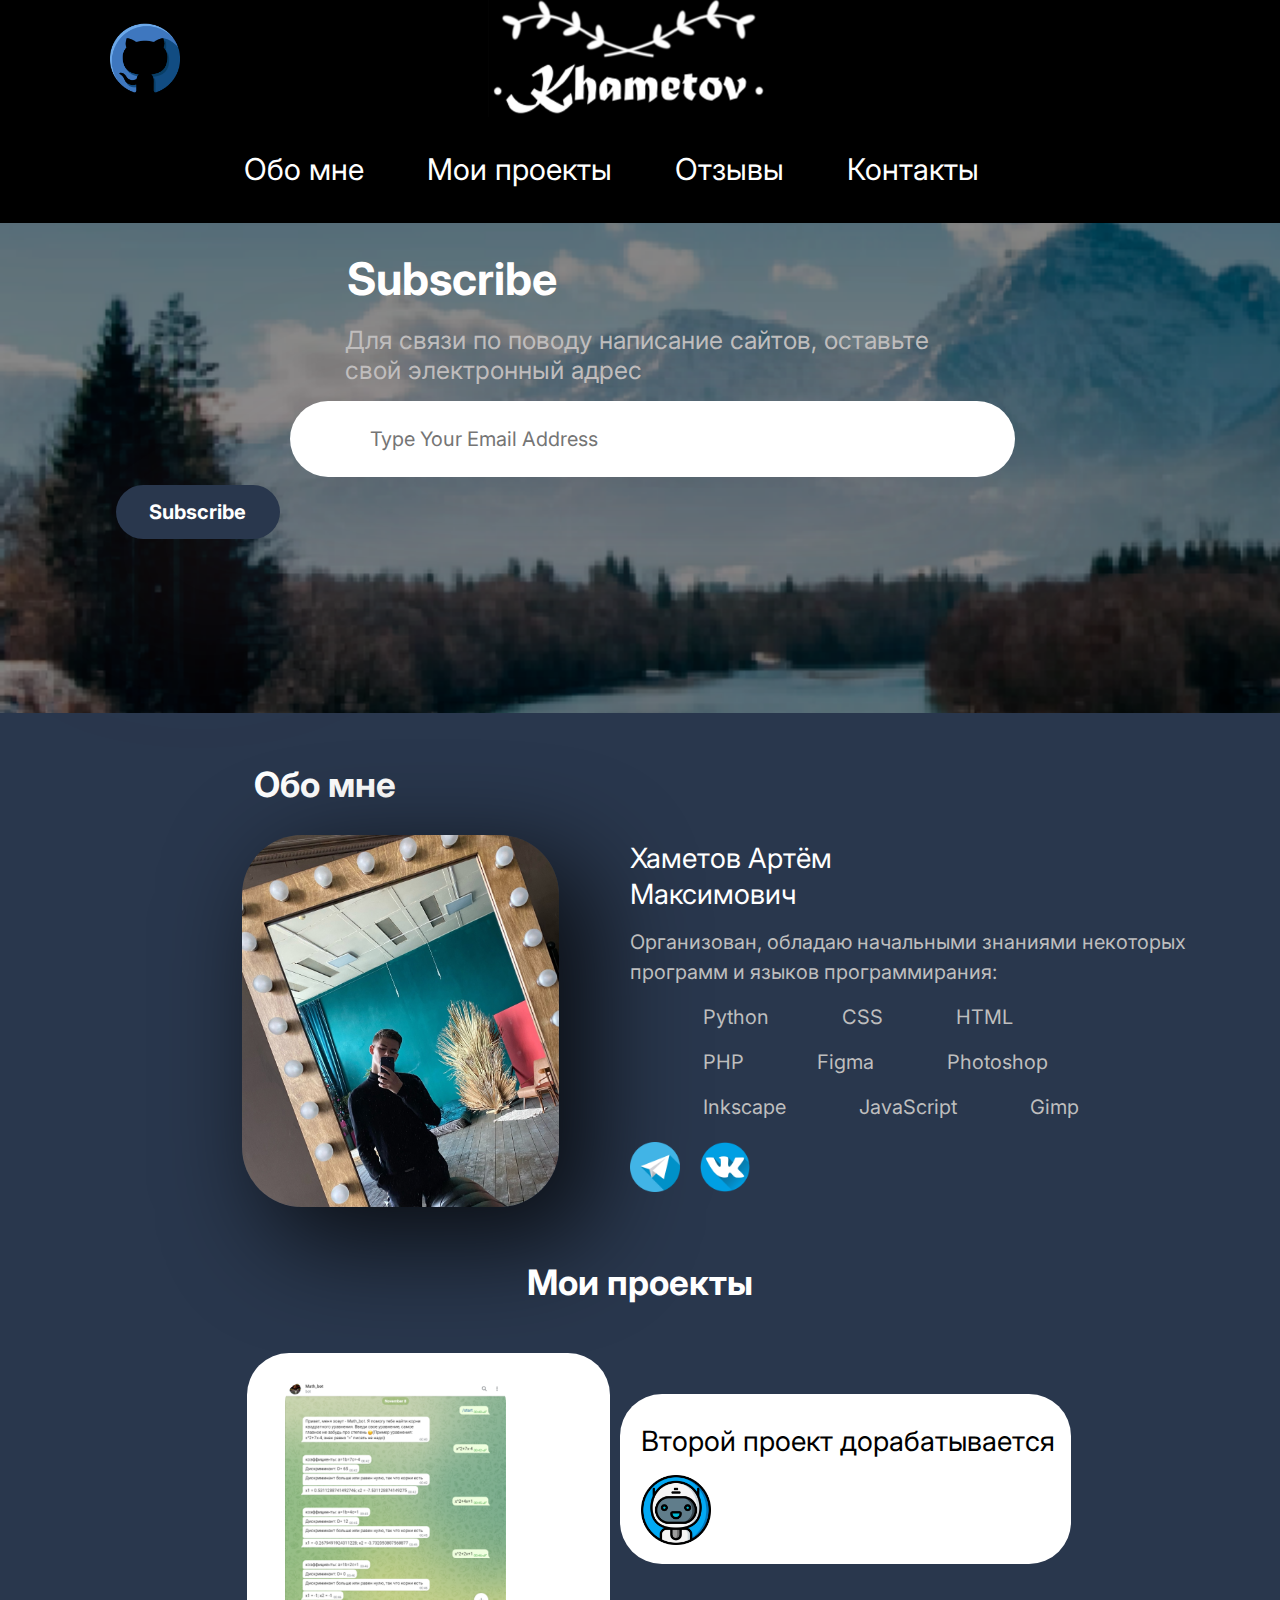
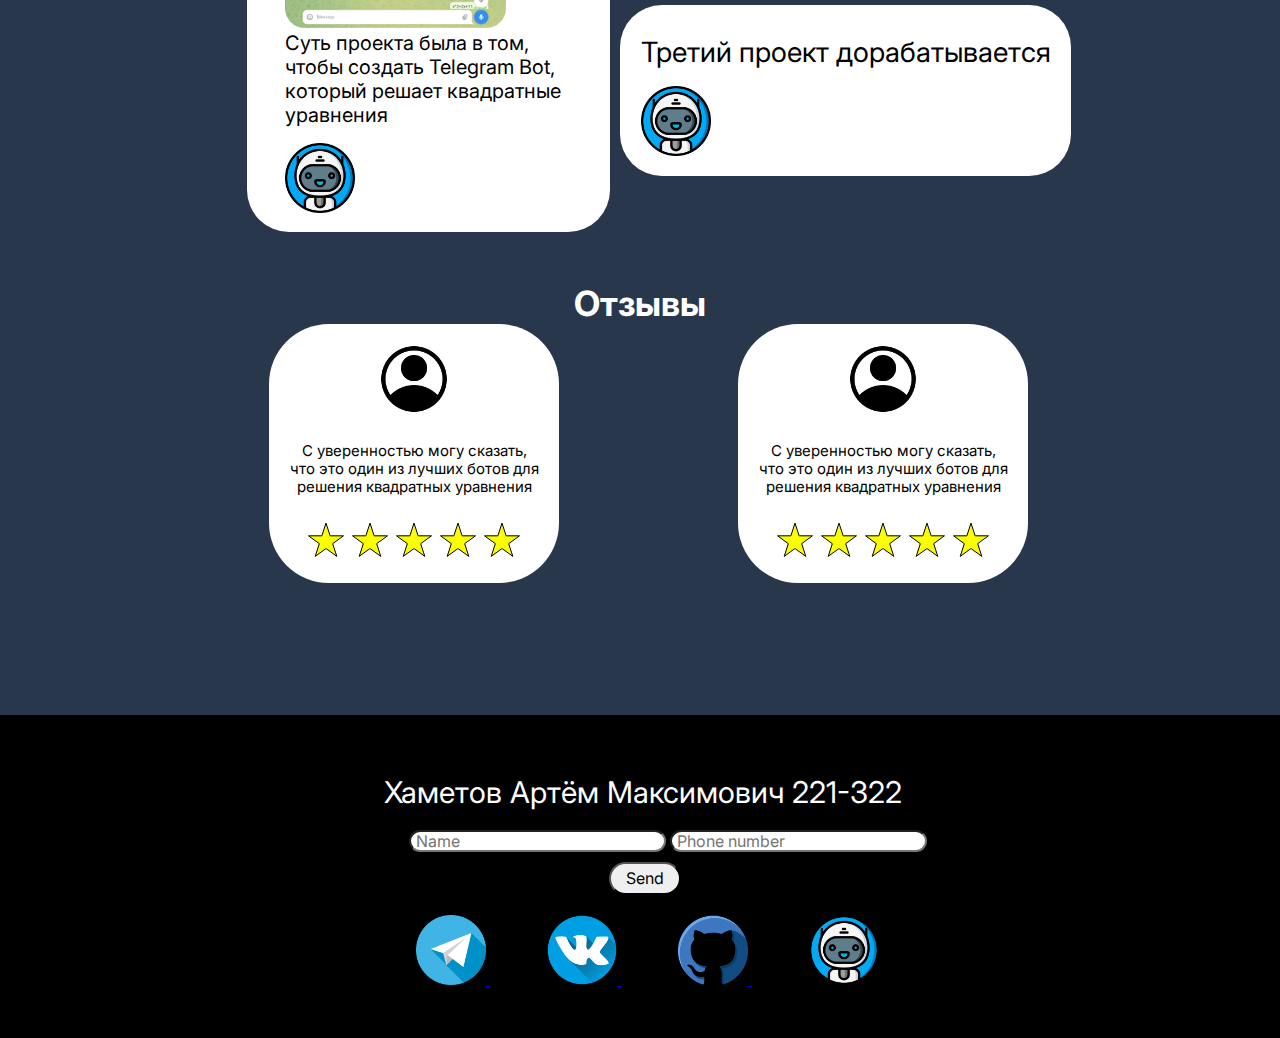
<file: html/index.html>
<!DOCTYPE html>
<html lang="en">
<head>
    <meta charset="UTF-8">
    <meta http-equiv="X-UA-Compatible" content="IE=edge">
    <meta name="viewport" content="width=, initial-scale=1.0">
    <title>Document</title>
    <link rel="stylesheet" href='../css/style.css'>
    <link rel="stylesheet" href='../css/normalize.css'>
</head>
<body>
  <header class="header">
      <div class="header__wrapper">
          <div class="header__link">
              <a href="https://github.com/MacallanS" class="link__github">
                  <img src="../img/github.png" alt="" class="github__img">
              </a>
              <a href="" class="link__logo">
                <img src="../img/image 8 .png" alt="" class="logo__img">
              </a>
          </div>
          <nav class="header__navigation">
              <ul class="navigation__list">
                  <li class="navigation__item">
                      <a href="#resume" class="navigation__link">
                          Обо мне
                      </a>
                  </li>
                  <li class="navigation__item">
                      <a  href="#my_project" class="navigation__link">
                          Мои проекты 
                      </a>
                  </li>
                  <li class="navigation__item">
                      <a href="#reviews" class="navigation__link">
                          Отзывы
                      </a>
                  </li>
                  <li class="navigation__item">
                      <a href="#footer" class="navigation__link">
                          Контакты
                      </a>
                  </li>
              </ul>
          </nav>
      </div>
  </header>
  <section class="callback">
      <div class="callback__wrapper">
          <h1 class="callback__heading">
              Subscribe
          </h1>
          <p class="callback__text">
              Для связи по поводу написание сайтов, оставьте свой электронный адрес
          </p>
          <form class="callback__subscribe subscribe" action="">
              <label class="subscribe__label">
                  <span class="visually-hidden">
                  Type Your Email Address
                  </span>
                  <input class="subscribe__input" type="email" placeholder="Type Your Email Address">
              </label>
              <button class="subscribe__button" type="submit">
                  Subscribe
              </button>
          </form>
      </div>
  </section>
  <section id="resume" class="resume">
    <div class="resume__wrapper">
        <div class="resume__header">
            <h2 class="resume__heading">
                Обо мне
            </h2>
            <img src="../img/моё фото.jpg" alt="" class="resume__img">
        </div>
        <div class="resume__information">
            <p class="information__name">
                Хаметов Артём Максимович
            </p>
            <p class="information__info">
                Организован, обладаю начальными знаниями некоторых программ и языков программирания: 
            </p>
            <div class="information__languages">
                <p class="languages__text">
                    Python
                </p>
                <p class="languages__text">
                    CSS
                </p>
                <p class="languages__text">
                    HTML
                </p>
            </div>
            <div class="information__languages">
                <p class="languages__text">
                    PHP
                </p>
                <p class="languages__text">
                    Figma
                </p>
                <p class="languages__text">
                    Photoshop
                </p>
            </div>
            <div class="information__languages">
                <p class="languages__text">
                    Inkscape
                </p>
                <p class="languages__text">
                    JavaScript
                </p>
                <p class="languages__text">
                    Gimp
                </p>
            </div>
            <div class="information__link">
                <a href="https://t.me/tema_ham" class="link__img">
                    <img src="../img/telegram.png" alt="" class="img__messenger">
                </a> 
                <a href="https://vk.com/t.ham14" class="link__img">
                    <img src="../img/vk.png" alt="" class="img__messenger right__img">
                </a> 
            </div>
        </div>
    </div>
  </section>
  <section id="my_project" class="my_project">
    <div class="my_project__wrapper">
        <h2 class="my_project__heading">
            Мои проекты
        </h2>
        <div class="my_project__information">
            <div class="information__text">
                <img src="../img/image 16.png" alt="" class="img__foto_bot first__img">
                <p class="text__description first__text">
                    Суть проекта была в том, чтобы создать Telegram Bot, который решает квадратные уравнения
                </p>
                <a href="https://web.telegram.org/k/#@Easyyy_MATH_bot" class="text__link">
                    <img src="../img/bot 1.png" alt="" class="img__tgbot">
                </a>
            </div>
            <div class="information__project">
              <div class="project__text">
                <p class="text__heading">
                  Второй проект дорабатывается
                </p>
                <a href="https://web.telegram.org/k/#@Easyyy_MATH_bot" class="text__link">
                    <img src="../img/bot 1.png" alt="" class="img__tgbot">
                </a>
              </div>
              <div class="project__text">
                <p class="text__heading">
                  Третий проект дорабатывается
                </p>
                <a href="https://web.telegram.org/k/#@Easyyy_MATH_bot" class="text__link">
                    <img src="../img/bot 1.png" alt="" class="img__tgbot">
                </a>
              </div>
            </div>
        </div>
    </div>
  </section>
  <section id="reviews">
    <div class="reviews__wrapper">
        <h2 class="reviews__heading">
            Отзывы
        </h2>
        <div class="reviews__comments">
            <div class="comments__filling">
                <img src="../img/account 1.png" alt="" class="avatar">
                <p class="filling__text">
                    С уверенностью могу сказать, что это один из лучших ботов для решения квадратных уравнения
                </p>
                <div class="filling__stars">
                    <svg class="stars__img" width="40" height="37" viewBox="0 0 40 37" fill="none" xmlns="http://www.w3.org/2000/svg">
                        <path id="path" d="M20 1.61804L24.0148 13.9742L24.127 14.3197H24.4903H37.4823L26.9715 21.9562L26.6776 22.1697L26.7899 22.5152L30.8046 34.8713L20.2939 27.2348L20 27.0213L19.7061 27.2348L9.19535 34.8713L13.2101 22.5152L13.3224 22.1697L13.0285 21.9562L2.51771 14.3197H15.5097H15.873L15.9852 13.9742L20 1.61804Z" fill="#FAFF00" stroke="black"/>
                    </svg>
                    <svg class="stars__img" width="40" height="37" viewBox="0 0 40 37" fill="none" xmlns="http://www.w3.org/2000/svg">
                        <path d="M20 1.61804L24.0148 13.9742L24.127 14.3197H24.4903H37.4823L26.9715 21.9562L26.6776 22.1697L26.7899 22.5152L30.8046 34.8713L20.2939 27.2348L20 27.0213L19.7061 27.2348L9.19535 34.8713L13.2101 22.5152L13.3224 22.1697L13.0285 21.9562L2.51771 14.3197H15.5097H15.873L15.9852 13.9742L20 1.61804Z" fill="#FAFF00" stroke="black"/>
                    </svg>
                    <svg class="stars__img" width="40" height="37" viewBox="0 0 40 37" fill="none" xmlns="http://www.w3.org/2000/svg">
                        <path d="M20 1.61804L24.0148 13.9742L24.127 14.3197H24.4903H37.4823L26.9715 21.9562L26.6776 22.1697L26.7899 22.5152L30.8046 34.8713L20.2939 27.2348L20 27.0213L19.7061 27.2348L9.19535 34.8713L13.2101 22.5152L13.3224 22.1697L13.0285 21.9562L2.51771 14.3197H15.5097H15.873L15.9852 13.9742L20 1.61804Z" fill="#FAFF00" stroke="black"/>
                    </svg>
                    <svg class="stars__img" width="40" height="37" viewBox="0 0 40 37" fill="none" xmlns="http://www.w3.org/2000/svg">
                        <path d="M20 1.61804L24.0148 13.9742L24.127 14.3197H24.4903H37.4823L26.9715 21.9562L26.6776 22.1697L26.7899 22.5152L30.8046 34.8713L20.2939 27.2348L20 27.0213L19.7061 27.2348L9.19535 34.8713L13.2101 22.5152L13.3224 22.1697L13.0285 21.9562L2.51771 14.3197H15.5097H15.873L15.9852 13.9742L20 1.61804Z" fill="#FAFF00" stroke="black"/>
                    </svg>
                    <svg class="stars__img" width="40" height="37" viewBox="0 0 40 37" fill="none" xmlns="http://www.w3.org/2000/svg">
                        <path d="M20 1.61804L24.0148 13.9742L24.127 14.3197H24.4903H37.4823L26.9715 21.9562L26.6776 22.1697L26.7899 22.5152L30.8046 34.8713L20.2939 27.2348L20 27.0213L19.7061 27.2348L9.19535 34.8713L13.2101 22.5152L13.3224 22.1697L13.0285 21.9562L2.51771 14.3197H15.5097H15.873L15.9852 13.9742L20 1.61804Z" fill="#FAFF00" stroke="black"/>
                    </svg>
                </div>
            </div>
            <div class="comments__filling">
                <img src="../img/account 1.png" alt="" class="avatar">
                <p class="filling__text">
                    С уверенностью могу сказать, что это один из лучших ботов для решения квадратных уравнения
                </p>
                <div class="filling__stars">
                    <svg class="stars__img" width="40" height="37" viewBox="0 0 40 37" fill="none" xmlns="http://www.w3.org/2000/svg">
                        <path d="M20 1.61804L24.0148 13.9742L24.127 14.3197H24.4903H37.4823L26.9715 21.9562L26.6776 22.1697L26.7899 22.5152L30.8046 34.8713L20.2939 27.2348L20 27.0213L19.7061 27.2348L9.19535 34.8713L13.2101 22.5152L13.3224 22.1697L13.0285 21.9562L2.51771 14.3197H15.5097H15.873L15.9852 13.9742L20 1.61804Z" fill="#FAFF00" stroke="black"/>
                    </svg>
                    <svg class="stars__img" width="40" height="37" viewBox="0 0 40 37" fill="none" xmlns="http://www.w3.org/2000/svg">
                        <path d="M20 1.61804L24.0148 13.9742L24.127 14.3197H24.4903H37.4823L26.9715 21.9562L26.6776 22.1697L26.7899 22.5152L30.8046 34.8713L20.2939 27.2348L20 27.0213L19.7061 27.2348L9.19535 34.8713L13.2101 22.5152L13.3224 22.1697L13.0285 21.9562L2.51771 14.3197H15.5097H15.873L15.9852 13.9742L20 1.61804Z" fill="#FAFF00" stroke="black"/>
                    </svg>
                    <svg class="stars__img" width="40" height="37" viewBox="0 0 40 37" fill="none" xmlns="http://www.w3.org/2000/svg">
                        <path d="M20 1.61804L24.0148 13.9742L24.127 14.3197H24.4903H37.4823L26.9715 21.9562L26.6776 22.1697L26.7899 22.5152L30.8046 34.8713L20.2939 27.2348L20 27.0213L19.7061 27.2348L9.19535 34.8713L13.2101 22.5152L13.3224 22.1697L13.0285 21.9562L2.51771 14.3197H15.5097H15.873L15.9852 13.9742L20 1.61804Z" fill="#FAFF00" stroke="black"/>
                    </svg>
                    <svg class="stars__img" width="40" height="37" viewBox="0 0 40 37" fill="none" xmlns="http://www.w3.org/2000/svg">
                        <path d="M20 1.61804L24.0148 13.9742L24.127 14.3197H24.4903H37.4823L26.9715 21.9562L26.6776 22.1697L26.7899 22.5152L30.8046 34.8713L20.2939 27.2348L20 27.0213L19.7061 27.2348L9.19535 34.8713L13.2101 22.5152L13.3224 22.1697L13.0285 21.9562L2.51771 14.3197H15.5097H15.873L15.9852 13.9742L20 1.61804Z" fill="#FAFF00" stroke="black"/>
                    </svg>
                    <svg class="stars__img" width="40" height="37" viewBox="0 0 40 37" fill="none" xmlns="http://www.w3.org/2000/svg">
                        <path d="M20 1.61804L24.0148 13.9742L24.127 14.3197H24.4903H37.4823L26.9715 21.9562L26.6776 22.1697L26.7899 22.5152L30.8046 34.8713L20.2939 27.2348L20 27.0213L19.7061 27.2348L9.19535 34.8713L13.2101 22.5152L13.3224 22.1697L13.0285 21.9562L2.51771 14.3197H15.5097H15.873L15.9852 13.9742L20 1.61804Z" fill="#FAFF00" stroke="black"/>
                    </svg>
                </div>
                
            </div>
        </div>
    </div>
  </section>
  <footer id="footer" class="footer">
    <div class="footer__wrapper">
        <div class="footer__info">
            <p class="info__name">
                Хаметов Артём Максимович  221-322
            </p>
            <form action="" class="info__form">
                <div class="form__input">
                    <input class="input__text" type="" placeholder="Name"> 
                    <input class="input__text" type="" placeholder="Phone number">
                </div>
                <button class="form__button">
                    Send
                </button>
            </form>
            <div class="info__link">
                <a href="https://t.me/tema_ham" class="link__img">
                    <img src="../img/telegram.png" alt="" class="footer__img first__img">
                </a> 
                <a href="https://vk.com/t.ham14" class="link__img">
                    <img src="../img/vk.png" alt="" class="footer__img">
                </a> 
                <a href="https://github.com/MacallanS" class="link__github">
                    <img src="../img/github.png" alt="" class="footer__img">
                </a>
                <a href="https://web.telegram.org/k/#@Easyyy_MATH_bot" class="link__github  ">
                    <img src="../img/bot 1.png" alt="" class="footer__img">
                </a>
            </div>
        </div>
    </div>
  </footer>
</body>
</html>
</file>
<file: css/style.css>
@import url("https://fonts.googleapis.com/css2?family=Inter:wght@400;700&display=swap");

:root {
  --text-heading-color--: white;
  --text-information-color--: #BEBEBE;
  --text-footer-color--: black;
  --img-reviews--:#00ccff;
  --background--: rgba(41, 55, 77, 1);
  --project--: wheat;
}

  
.visually-hidden {
  position: absolute;
  width: 1px;
  height: 1px;
  margin: -1px;
  border: 0;
  padding: 0;
  white-space: nowrap;
  clip-path: inset(100%);
  clip: rect(0 0 0 0);
  overflow: hidden;
}



* {
  margin: 0;
  padding: 0;
  box-sizing: border-box;
  font-family: "Inter";
  font-style: normal;
  font-weight: 400;
}  

body {
  background-color: rgba(41, 55, 77, 1);
}





.header {
  background-color: var(--text-footer-color--);

}

.header__wrapper {
  max-width: 1100px;
  width: 100%;
  margin: 0 auto; 
}

.header__link {
  display: flex;
}

.github__img {
  width: 70px;
  height: 70px;
  margin-top: 23px;
  margin-left: 20px;
}

.logo__img {
  width: 277px;
  height: 117px;
  margin-left: 308px;
}

.header__navigation {
  margin-top: 31px;
  margin-left: 154px;
  padding-bottom: 36px;
}

.navigation__list {
  display: flex;
  list-style: none;
  margin: 0 ;
  padding: 0;
  align-items: center;
}



.navigation__item {
  font-weight: 400;
  font-size: 30px;
  line-height: 36px;
  margin-right: 63px;
}

.navigation__item a{
    transition: all.4s;
}

.navigation__item a:hover{
    opacity: 1;
    color: #00ccff;
    transition: all.4s;
}

.navigation__link {
  text-decoration: none;
  color: var(--text-heading-color--);
}











.callback {
  background-image: url("../img/image 14 .png");
  background-repeat: no-repeat;
  background-size: cover;
  background-attachment: fixed;
}

.callback__wrapper {
  padding-bottom: 174px;
  max-width: 1100px;
  width: 100%;
  margin: 0 auto;  
}

.callback__heading {
  color: var(--text-heading-color--);
  font-weight: 700;
  max-width: 214px;
  max-height: 44px;
  font-size: 45px;
  line-height: 54px;
  margin: 0;
  padding-top: 29px;
  padding-left: 257px;
}

.callback__text {
  color: var(--text-information-color--);
  max-width: 897px;
  max-height: 83px;
  font-size: 25px;
  line-height: 30px;
  padding-top: 58px;
  padding-left: 255px;
}

.subscribe {
  margin-top: 51px;
  margin-left: auto;
  margin-right: auto;
  border-radius: 60px;
  max-width: 700px;

  filter: drop-shadow(0px 40px 80px rgba(255, 169, 169, .25));
  color: var(--text-information-color--);
}

.subscribe__label {
  margin: 0 auto;
}

.subscribe__input {
  font-size: 20px;
  line-height: 160%;
  color: #9B9DAC;
  padding-top: 22px;
  padding-bottom: 22px;
  padding-left: 80px;
  padding-right: 332px;
  border-radius: 40px;
  border: 0;
}

.subscribe__button { 
  background-color: var(--background--);
  font-weight: 700;
  font-size: 20px;
  line-height: 160%;
  color: #FFFFFF;
  border: 0;
  border: 0;
  padding-top: 11px;
  padding-bottom: 11px;
  padding-left: 33px;
  padding-right: 34px;
  border-radius: 40px;
  margin-top: 8px;
  max-height: 58px;
  margin-left: -174px;
}












.resume__wrapper {
    padding-top: 50px;
    padding-bottom: 50px;
    max-width: 1100px;
    width: 100%;
    margin: 0 auto; 
    display: flex;
}

.resume__heading {
    font-weight: 700;
    text-align: center;
    font-size: 35px;
    line-height: 42px;
    color: var(--text-heading-color--);
}

.resume__img {
    width: 317px;
    height: 372px;
    margin-top: 30px;
    margin-left: 152px;
    border-radius: 60px;
    box-shadow: 30px 30px 100px 6px rgb(1 1 1 / 75%);
}

.resume__information {
    margin-left: 71px;
    margin-top: 77px;
}

.information__name {
    color: var(--text-heading-color--);
    font-size: 28px;
    line-height: 36px;
    max-width: 204px;
}

.information__info {
    font-size: 20px;
    line-height: 30px;
    color: var(--text-information-color--);
    margin-top: 15px;
}

.information__languages {
    display: flex;
}

.languages__text {
    font-size: 20px;
    line-height: 30px;
    color: var(--text-information-color--);
    margin-top: 15px;
    margin-left: 73px;
}

.information__link {
    display: flex;
}

.img__messenger {
    width: 50px;
    height: 50px;
}

.link__img {
    margin-top: 20px;
}

.right__img {
    margin-left: 20px;
}















.my_project__wrapper {
    padding-bottom: 50px;
    max-width: 1100px;
    width: 100%;
    margin: 0 auto; 
}

.my_project__heading {
    font-weight: 700;
    text-align: center;
    font-size: 35px;
    line-height: 42px;
    color: var(--text-heading-color--);
}

.my_project__information {
    display: flex;
    margin-top: 50px;
    margin-left: 157px;
}


.information__text {
    background-color: var(--text-heading-color--);
    border-radius: 42px;
    padding-left: 38px;
    padding-top: 29px;
    padding-bottom: 16px;
}


.information__project {
    margin-left: 10px;
}

.project__text   {
    background-color: var(--text-heading-color--);
    border-radius: 42px;
    padding-left: 21px;
    padding-top: 29px;
    margin-top: 41px;
    padding-right: 16px;
    padding-bottom: 16px;
}

.img__foto_bot {
    width: 100px;
    height: 150;
    margin-right: 104px;
    border-radius: 20px;
}


.img__tgbot {
    width: 70px;
    height: 70px;
    margin-top: 16px;

}



.text__description {
    color: var(--text-footer-color--);
    font-size: 20px;
    line-height: 24px;
    font-size: 20px;
    max-width: 528px;
    line-height: 24px;
}

.first__img {
    width: 221px;
}


.first__text {
    max-width: 281px;
}

.text__heading {
    color: var(--text-footer-color--);
    font-size: 28px;
    line-height: 36px;
    max-width: 500px;
}

@keyframes render{
    0% {
        background-color: var(--text-heading-color--);
    }
    50% {
        background-color: var(--background--);
    }
    100% {
        background-color: var(--text-heading-color--);
    }
}

.project__text:hover {
    transition: 2s ease-in-out;
    animation: render 3s ease-in-out infinite;
}

.information__text:hover {
    transition: 2s ease-in-out;
    animation: render 3s ease-in-out infinite;
}








.reviews__wrapper {
    height: 433px;
    width: 1100px;
    max-width: 1100px;
    width: 100%;
    margin: 0 auto;     
}

.reviews__heading {
    text-align: center;
    font-weight: 700;
    font-size: 35px;
    line-height: 42px;
    color: var(--text-heading-color--);

}



.reviews__comments {
    display: flex;
}

.comments__filling {
    background-color: var(--text-heading-color--);
    border-radius: 60px;
    padding-top: 20px;
    padding-left: 20px;
    padding-right: 20px;
    padding-bottom: 20px;
    margin-left: 179px;
    text-align: center;
}

.filling__text {
    max-width: 250px;
    margin-top: 24px;
    font-weight: 400;
    font-size: 15px;
    line-height: 18px;
}

.avatar {
    height: 70px;
    width: 70px;
}

.filling__stars {
    margin-top: 24px; 
}

.stars__img {
    height: 40px;
    width: 40px;
}







.footer {
    background-color: var(--text-footer-color--);
}

.footer__wrapper {
    width: 1100px;
    max-width: 1100px;
    width: 100%;
    margin: 0 auto; 
}

.footer__info {
    padding-top: 60px;
    padding-bottom: 50px;
    margin-left: 269px;
}

.info__name {
    color: var(--text-heading-color--);
    font-weight: 400;
    font-size: 30px;
    margin-left: 25px;
}

.info__form {
    margin-top: 20px;
    margin-left: 50px;
}


.input__text {
    color: var(--text-footer-color--);
    border-radius: 20px;
    padding-left: 5px;
}

.form__button {
    border-radius: 20px;
    padding-left: 15px;
    padding-right: 15px;
    padding-bottom: 5px;
    padding-top: 5px;
    margin-left: 200px;
    margin-top: 10px;
    color: var(--text-footer-color--);
}

.info__link {
    margin-top: 20px;
}

.footer__img {
    height: 70px;
    width: 70px;
    margin-left: 57px;
}
</file>
